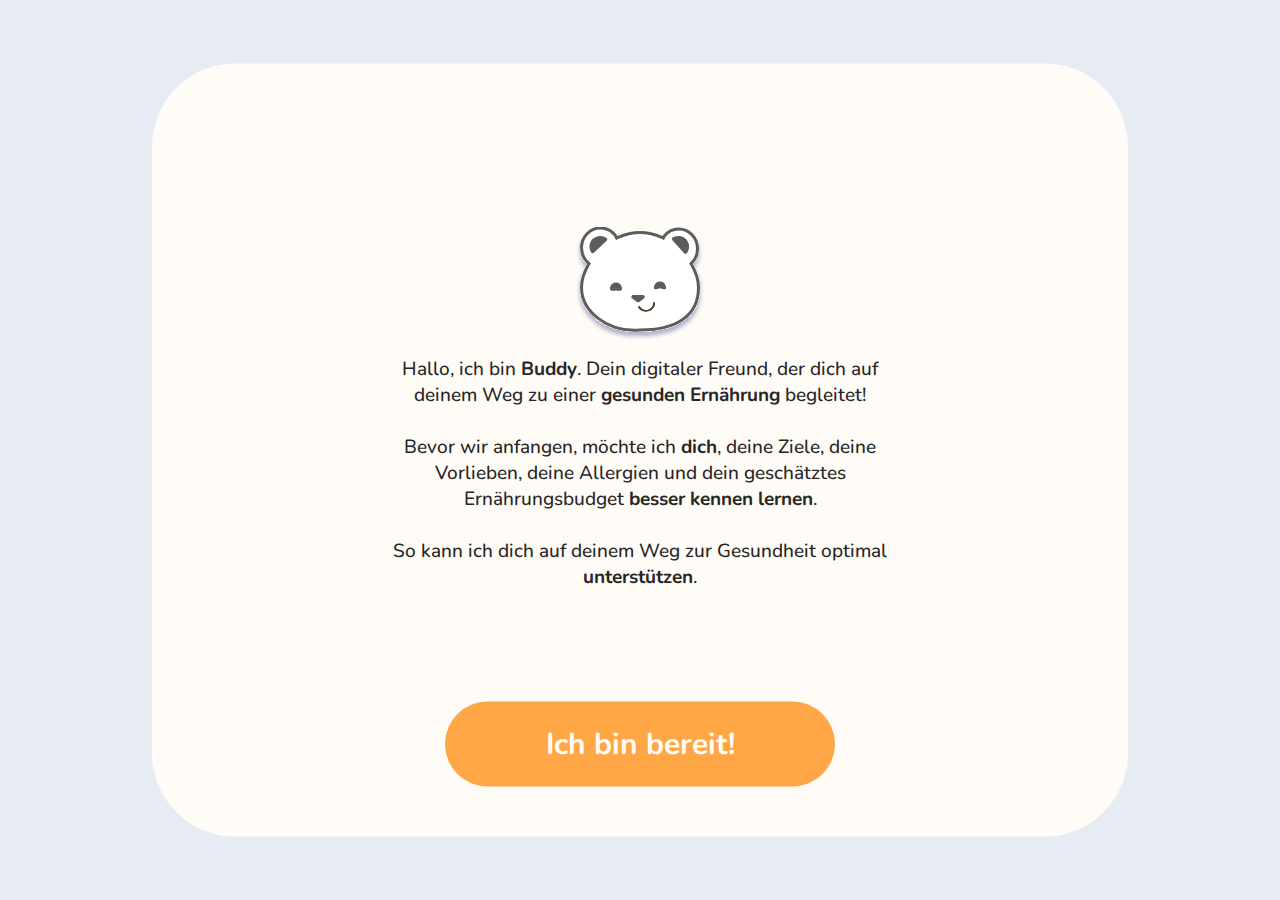
<file: index.html>
<!DOCTYPE html>
<html lang="de">
  <head>
    <meta charset="UTF-8" />
    <meta name="viewport" content="width=device-width, initial-scale=1.0" />
    <title>Onboarding</title>
    <link rel="stylesheet" href="css/onboardingPages.css" />
  </head>
  <body>
    <div class="onboarding-container">
      <div class="contents">
        <img src="icons/our-buddy.svg" alt="" class="buddy" />
        <div class="explanation buddy-screen">
          <p>
            Hallo, ich bin <strong>Buddy</strong>. Dein digitaler Freund, der
            dich auf deinem Weg zu einer
            <strong>gesunden Ernährung</strong> begleitet!
          </p>
          <p>
            Bevor wir anfangen, möchte ich <strong>dich</strong>, deine Ziele,
            deine Vorlieben, deine Allergien und dein geschätztes
            Ernährungsbudget <strong>besser kennen lernen</strong>.
          </p>
          <p>
            So kann ich dich auf deinem Weg zur Gesundheit optimal
            <strong>unterstützen</strong>.
          </p>
        </div>
      </div>

      <a href="onboarding-first-why.html" class="onboarding-button"
        >Ich bin bereit!</a
      >
    </div>
  </body>
</html>
</file>
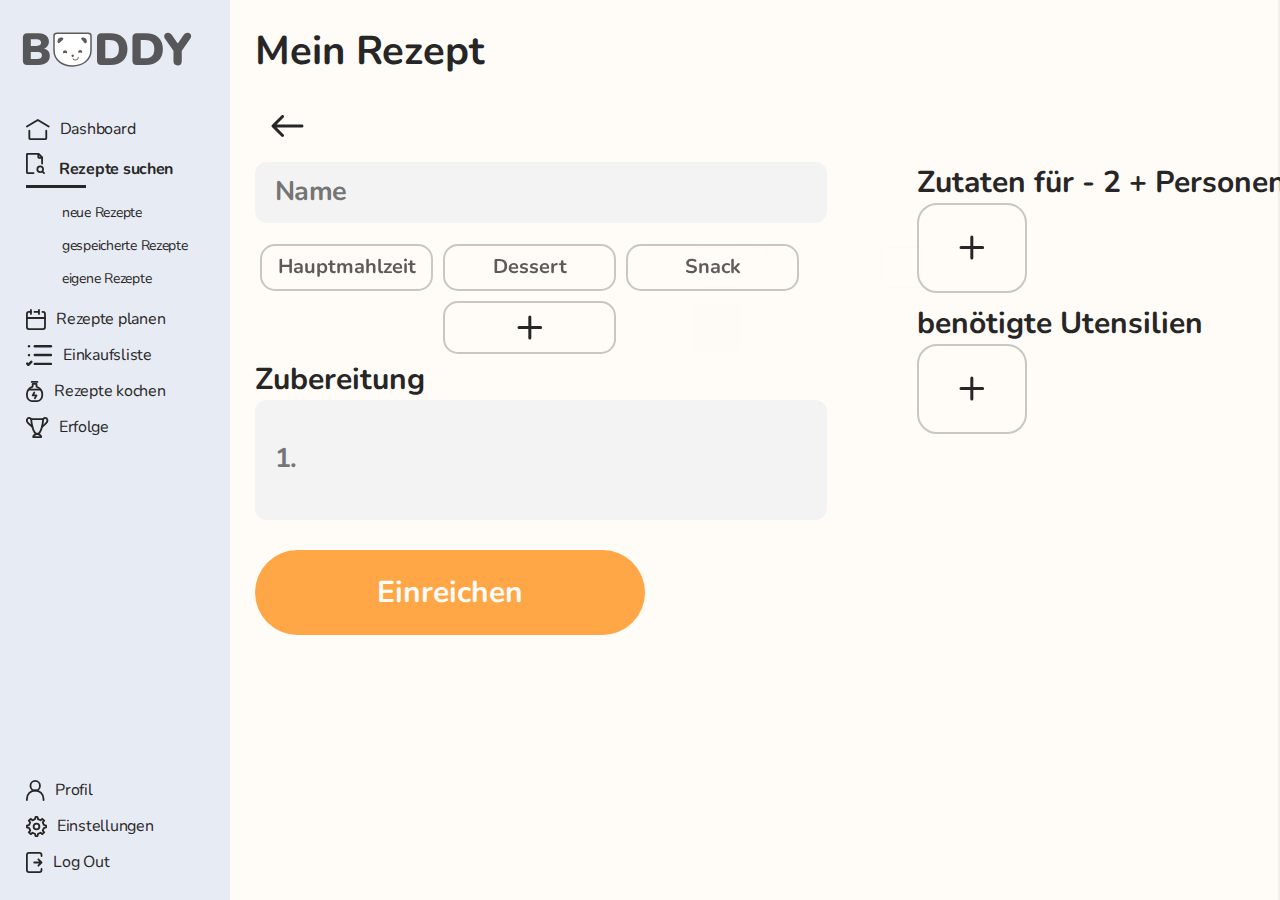
<file: addRecipe.html>
<!DOCTYPE html>
<html lang="de">
  <head>
    <meta charset="UTF-8" />
    <meta name="viewport" content="width=device-width, initial-scale=1.0" />
    <title>Rezept hinzufügen</title>
    <link rel="stylesheet" href="css/addRecipe.css" />
  </head>

  <body>
    <div class="wholeContent">
      <nav></nav>
      <main class="add-recipe" id="main">
        <h1>Mein Rezept</h1>
        <div class="space-around-button">
          <button onclick="backToSearchPage()" class="iconbutton back-button">
            <img src="icons/org/org-arrow-with-line.svg" alt="back button" />
          </button>
        </div>
        <div class="add-recipe-contents">
          <div class="recipe-input">
            <input type="text" placeholder="Name" />
            <ul class="choices">
              <li>
                <input type="checkbox" id="main" name="choice" />
                <label for="main">Hauptmahlzeit</label>
              </li>
              <li>
                <input type="checkbox" id="dessert" name="choice" />
                <label for="dessert">Dessert</label>
              </li>
              <li>
                <input type="checkbox" id="snack" name="choice" />
                <label for="snack">Snack</label>
              </li>
              <li></li>
              <li>
                <input type="checkbox" id="plus" name="choice" disabled="" />
                <label for="plus"
                  ><svg
                    width="26"
                    height="25"
                    viewBox="0 0 26 25"
                    fill="none"
                    xmlns="http://www.w3.org/2000/svg"
                  >
                    <path
                      d="M2 12.5H12.8224ZM23.6447 12.5H12.8224ZM12.8224 12.5V2ZM12.8224 12.5V23Z"
                      fill="#FFDABA"
                    />
                    <path
                      d="M2 12.5H12.8224M12.8224 12.5H23.6447M12.8224 12.5V2M12.8224 12.5V23"
                      stroke="#272626"
                      stroke-width="3"
                      stroke-linecap="round"
                      stroke-linejoin="round"
                    />
                  </svg>
                </label>
              </li>
            </ul>
            <h2>Zubereitung</h2>
            <input type="text" placeholder="1." class="meal-prep" />
          </div>
          <div class="add-elements">
            <h2>Zutaten für - 2 + Personen</h2>
            <span class="plus"
              ><svg
                width="26"
                height="25"
                viewBox="0 0 26 25"
                fill="none"
                xmlns="http://www.w3.org/2000/svg"
              >
                <path
                  d="M2 12.5H12.8224ZM23.6447 12.5H12.8224ZM12.8224 12.5V2ZM12.8224 12.5V23Z"
                  fill="#FFDABA"
                />
                <path
                  d="M2 12.5H12.8224M12.8224 12.5H23.6447M12.8224 12.5V2M12.8224 12.5V23"
                  stroke="#272626"
                  stroke-width="3"
                  stroke-linecap="round"
                  stroke-linejoin="round"
                />
              </svg>
            </span>
            <h2>benötigte Utensilien</h2>
            <span class="plus"
              ><svg
                width="26"
                height="25"
                viewBox="0 0 26 25"
                fill="none"
                xmlns="http://www.w3.org/2000/svg"
              >
                <path
                  d="M2 12.5H12.8224ZM23.6447 12.5H12.8224ZM12.8224 12.5V2ZM12.8224 12.5V23Z"
                  fill="#FFDABA"
                />
                <path
                  d="M2 12.5H12.8224M12.8224 12.5H23.6447M12.8224 12.5V2M12.8224 12.5V23"
                  stroke="#272626"
                  stroke-width="3"
                  stroke-linecap="round"
                  stroke-linejoin="round"
                />
              </svg>
            </span>
          </div>
        </div>
        <a
          href=""
          onclick="alert('This button is currently under development.')"
          class="add-description-button"
          >Einreichen</a
        >
      </main>
    </div>
    <script src="js/recipePage.js"></script>
    <script src="js/nav.js"></script>
  </body>
</html>
</file>
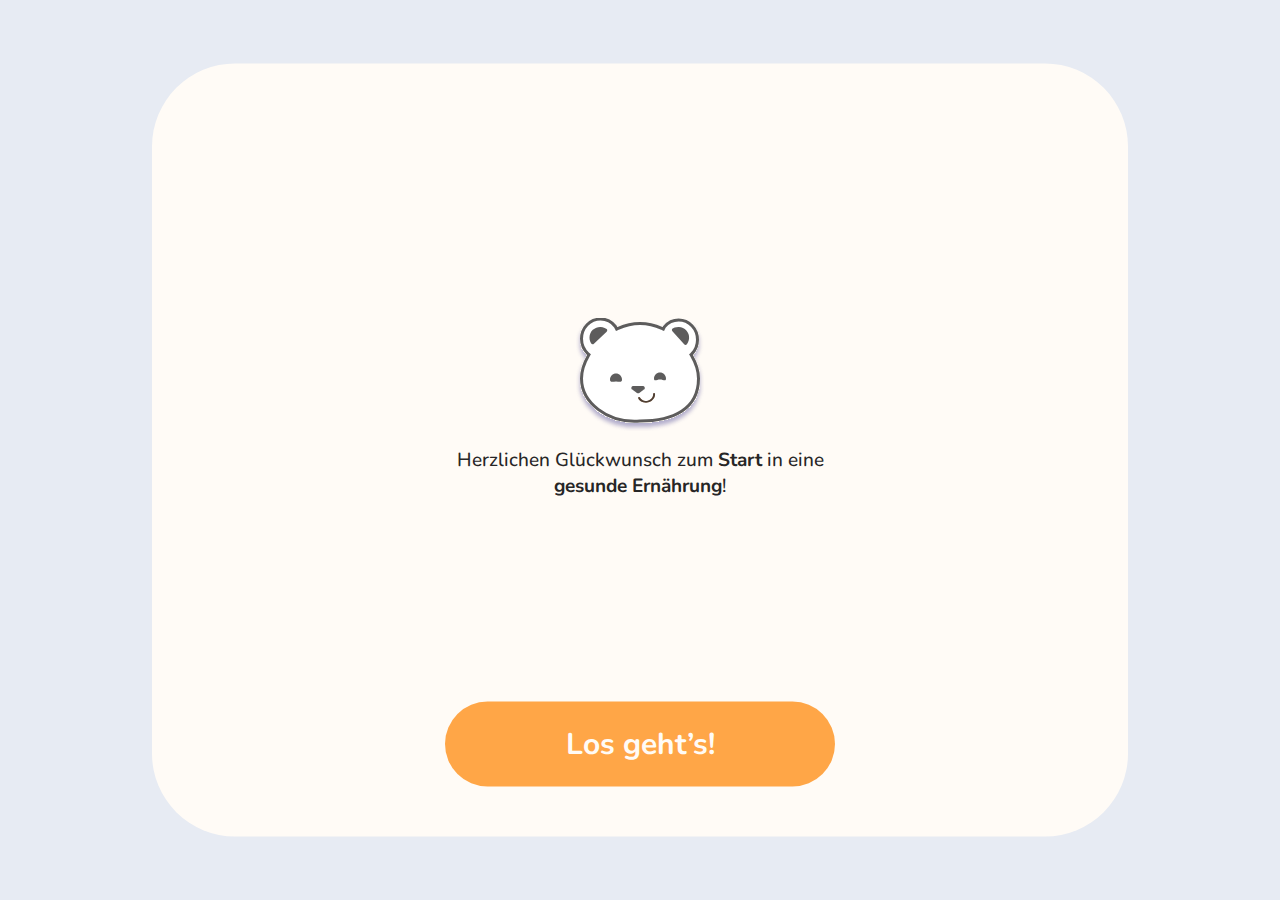
<file: onboarding-closing-welcome.html>
<!DOCTYPE html>
<html lang="de">
  <head>
    <meta charset="UTF-8" />
    <meta name="viewport" content="width=device-width, initial-scale=1.0" />
    <title>Onboarding</title>
    <link rel="stylesheet" href="css/onboardingPages.css" />
  </head>
  <body>
    <div class="onboarding-container">
      <div class="contents">
        <img src="icons/our-buddy.svg" alt="" class="buddy" />
        <div class="explanation buddy-welcome">
          <p>
            Herzlichen Glückwunsch zum <strong>Start</strong> in eine
            <strong>gesunde Ernährung</strong>!
          </p>
        </div>
      </div>

      <a href="searchRecipes.html" class="onboarding-button">Los geht’s!</a>
    </div>
  </body>
</html>
</file>
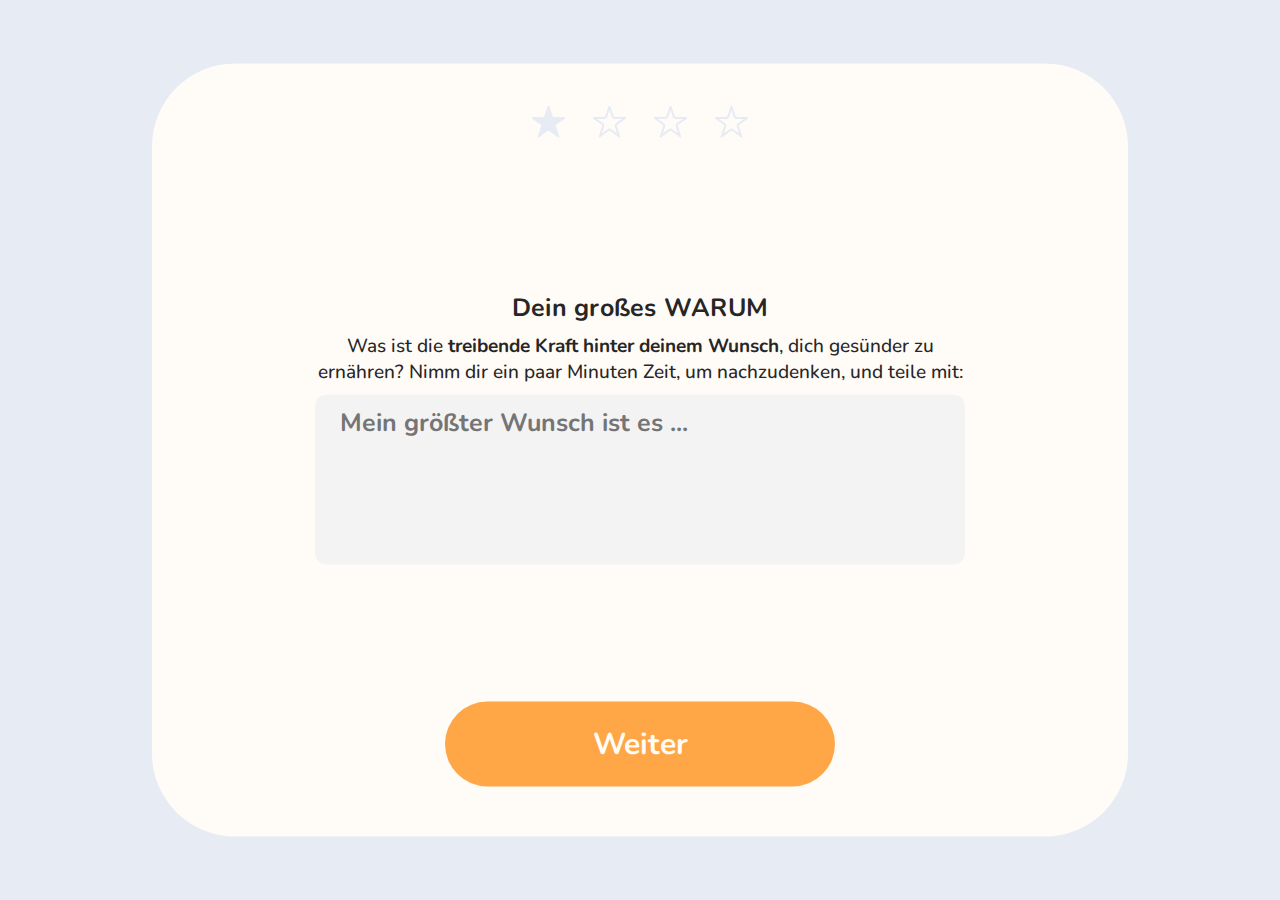
<file: onboarding-first-why.html>
<!DOCTYPE html>
<html lang="de">
  <head>
    <meta charset="UTF-8" />
    <meta name="viewport" content="width=device-width, initial-scale=1.0" />
    <title>Onboarding</title>
    <link rel="stylesheet" href="css/onboardingPages.css" />
  </head>
  <body>
    <div class="onboarding-container">
      <div class="progress-stars">
        <img
          src="icons/org/org-progress-star-filled.svg"
          alt="progress star"
          class="star-filled"
        />
        <img
          src="icons/org/org-progress-star-not-filled.svg"
          alt="progress star"
          class="star-filled"
        />
        <img
          src="icons/org/org-progress-star-not-filled.svg"
          alt="progress star"
          class="star-filled"
        />
        <img
          src="icons/org/org-progress-star-not-filled.svg"
          alt="progress star"
          class="star-filled"
        />
      </div>
      <div class="contents">
        <h1 class="onboarding-title">Dein großes WARUM</h1>
        <div class="explanation screen-one">
          <p>
            Was ist die <strong>treibende Kraft hinter deinem Wunsch</strong>,
            dich gesünder zu ernähren? Nimm dir ein paar Minuten Zeit, um
            nachzudenken, und teile mit:
          </p>
        </div>
        <textarea
          name=""
          id=""
          cols="30"
          rows="10"
          placeholder="Mein größter Wunsch ist es ..."
        ></textarea>
      </div>

      <a href="onboarding-second-allergies.html" class="onboarding-button"
        >Weiter</a
      >
    </div>
  </body>
</html>
</file>
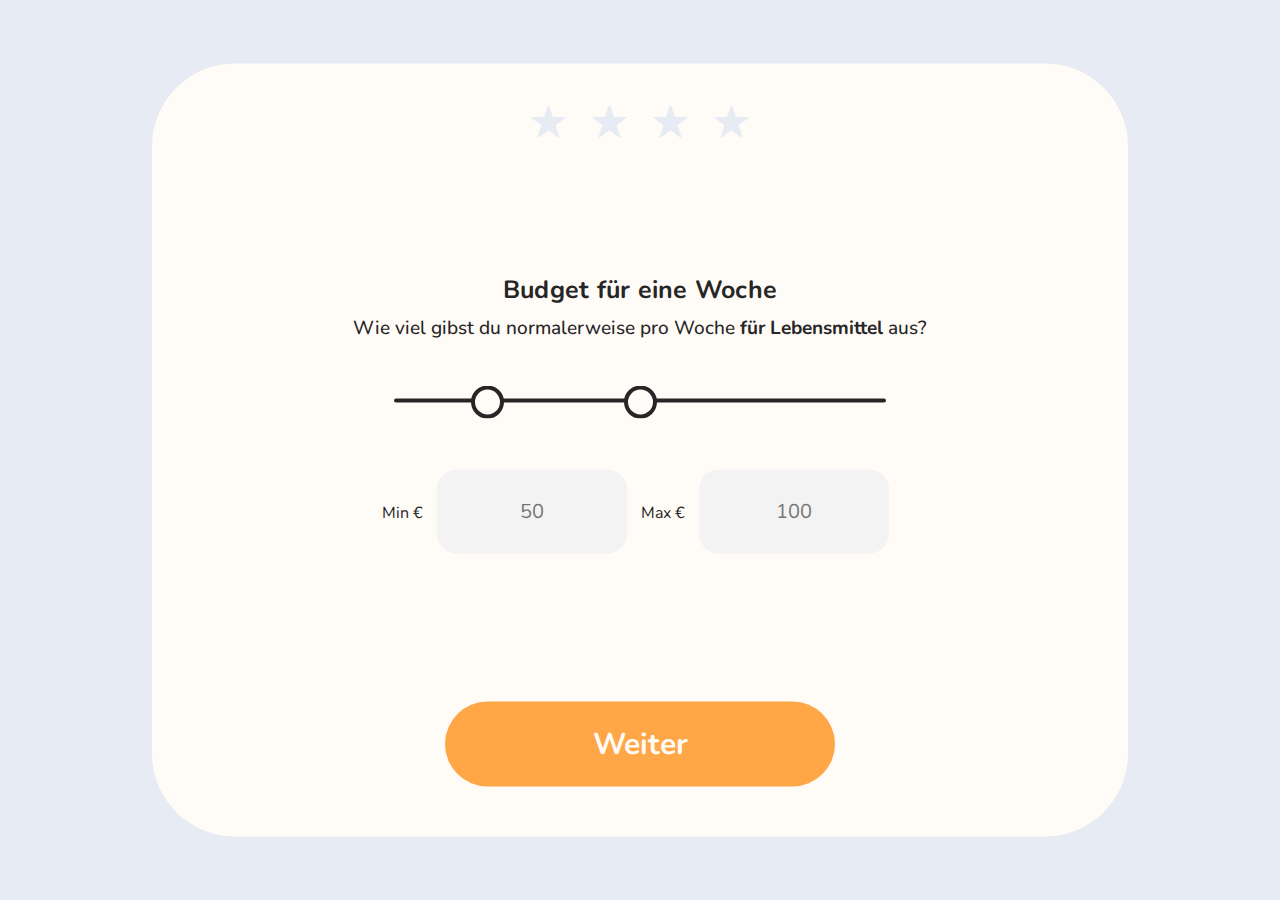
<file: onboarding-fourth-budget.html>
<!DOCTYPE html>
<html lang="de">
  <head>
    <meta charset="UTF-8" />
    <meta name="viewport" content="width=device-width, initial-scale=1.0" />
    <title>Onboarding</title>
    <link rel="stylesheet" href="css/onboardingPages.css" />
  </head>
  <body>
    <div class="onboarding-container">
      <div class="progress-stars">
        <img
          src="icons/org/org-progress-star-filled.svg"
          alt="progress star"
          class="star-filled"
        />
        <img
          src="icons/org/org-progress-star-filled.svg"
          alt="progress star"
          class="star-filled"
        />
        <img
          src="icons/org/org-progress-star-filled.svg"
          alt="progress star"
          class="star-filled"
        />
        <img
          src="icons/org/org-progress-star-filled.svg"
          alt="progress star"
          class="star-filled"
        />
      </div>
      <div class="contents">
        <h1 class="onboarding-title">Budget für eine Woche</h1>
        <div class="explanation screen-four">
          <p>
            Wie viel gibst du normalerweise pro Woche
            <strong>für Lebensmittel</strong> aus?
          </p>
        </div>
        <div class="budget-line">
          <img
            src="icons/org/org-budget-range.svg"
            alt="budget line"
            class=""
          />
        </div>
        <div class="budget-numbers">
          <span>Min €</span>
          <input type="text" name="" id="" placeholder="50" />
          <span>Max €</span>
          <input type="text" name="" id="" placeholder="100" />
        </div>
      </div>
      <a href="onboarding-closing-welcome.html" class="onboarding-button"
        >Weiter</a
      >
    </div>
  </body>
</html>
</file>
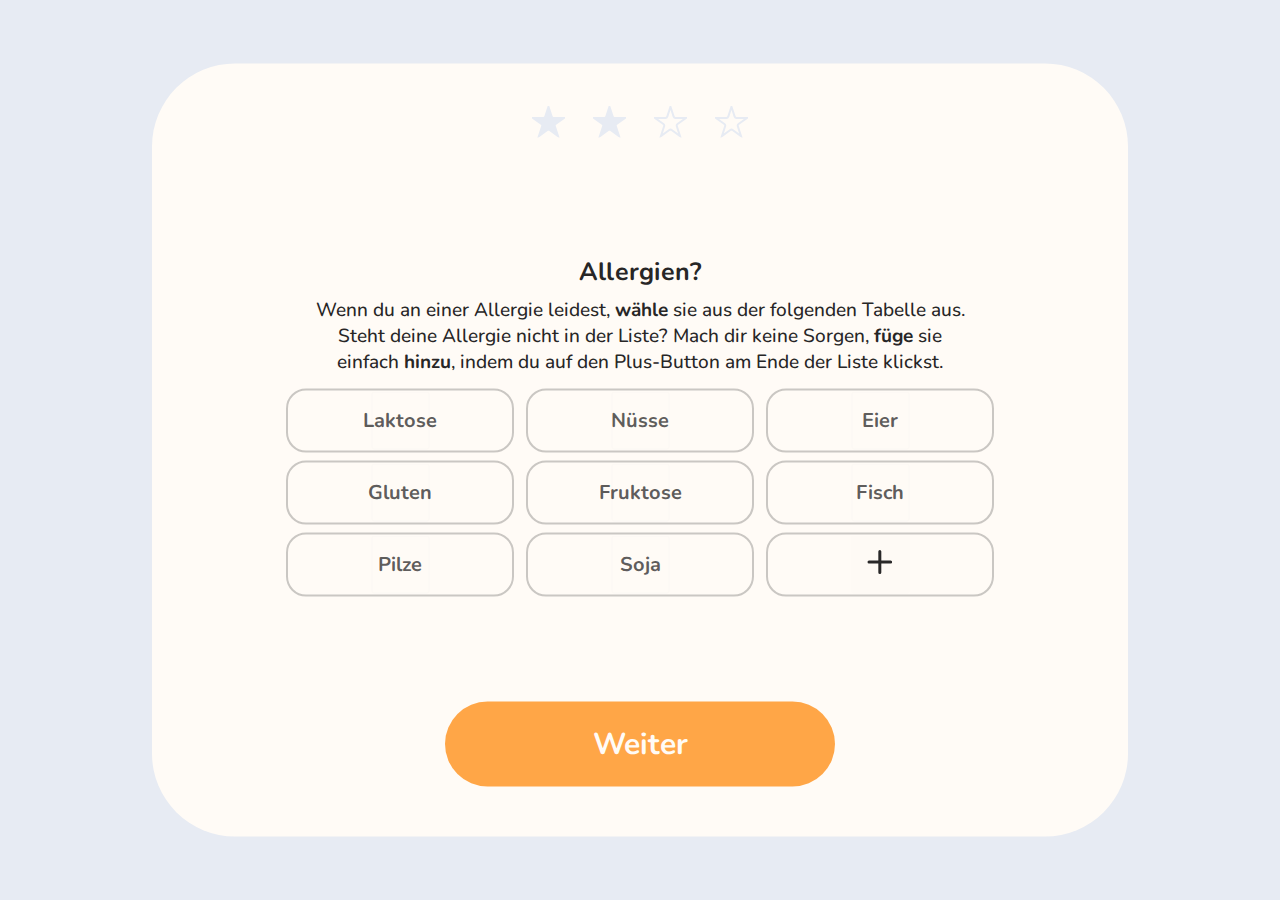
<file: onboarding-second-allergies.html>
<!DOCTYPE html>
<html lang="de">
  <head>
    <meta charset="UTF-8" />
    <meta name="viewport" content="width=device-width, initial-scale=1.0" />
    <title>Onboarding</title>
    <link rel="stylesheet" href="css/onboardingPages.css" />
  </head>
  <body>
    <div class="onboarding-container">
      <div class="progress-stars">
        <img
          src="icons/org/org-progress-star-filled.svg"
          alt="progress star"
          class="star-filled"
        />
        <img
          src="icons/org/org-progress-star-filled.svg"
          alt="progress star"
          class="star-filled"
        />
        <img
          src="icons/org/org-progress-star-not-filled.svg"
          alt="progress star"
          class="star-filled"
        />
        <img
          src="icons/org/org-progress-star-not-filled.svg"
          alt="progress star"
          class="star-filled"
        />
      </div>
      <div class="contents">
        <h1 class="onboarding-title">Allergien?</h1>
        <div class="explanation screen-two">
          <p>
            Wenn du an einer Allergie leidest, <strong>wähle</strong> sie aus
            der folgenden Tabelle aus. Steht deine Allergie nicht in der Liste?
            Mach dir keine Sorgen, <strong>füge</strong> sie einfach
            <strong>hinzu</strong>, indem du auf den Plus-Button am Ende der
            Liste klickst.
          </p>
        </div>
        <ul class="choices">
          <li>
            <input type="checkbox" id="milk" name="choice" />
            <label for="milk">Laktose</label>
          </li>
          <li>
            <input type="checkbox" id="nuts" name="choice" />
            <label for="nuts">Nüsse</label>
          </li>
          <li>
            <input type="checkbox" id="eggs" name="choice" />
            <label for="eggs">Eier</label>
          </li>
          <li>
            <input type="checkbox" id="gluten" name="choice" />
            <label for="gluten">Gluten</label>
          </li>
          <li>
            <input type="checkbox" id="fructose" name="choice" />
            <label for="fructose">Fruktose</label>
          </li>
          <li>
            <input type="checkbox" id="fish" name="choice" />
            <label for="fish">Fisch</label>
          </li>
          <li>
            <input type="checkbox" id="mushrooms" name="choice" />
            <label for="mushrooms">Pilze</label>
          </li>
          <li>
            <input type="checkbox" id="soy" name="choice" />
            <label for="soy">Soja</label>
          </li>
          <li>
            <input type="checkbox" id="plus" name="choice" disabled="" />
            <label for="plus"
              ><svg
                width="26"
                height="25"
                viewBox="0 0 26 25"
                fill="none"
                xmlns="http://www.w3.org/2000/svg"
              >
                <path
                  d="M2 12.5H12.8224ZM23.6447 12.5H12.8224ZM12.8224 12.5V2ZM12.8224 12.5V23Z"
                  fill="#FFDABA"
                />
                <path
                  d="M2 12.5H12.8224M12.8224 12.5H23.6447M12.8224 12.5V2M12.8224 12.5V23"
                  stroke="#272626"
                  stroke-width="3"
                  stroke-linecap="round"
                  stroke-linejoin="round"
                />
              </svg>
            </label>
          </li>
        </ul>
      </div>
      <a href="onboarding-third-diet.html" class="onboarding-button">Weiter</a>
    </div>
  </body>
</html>
</file>
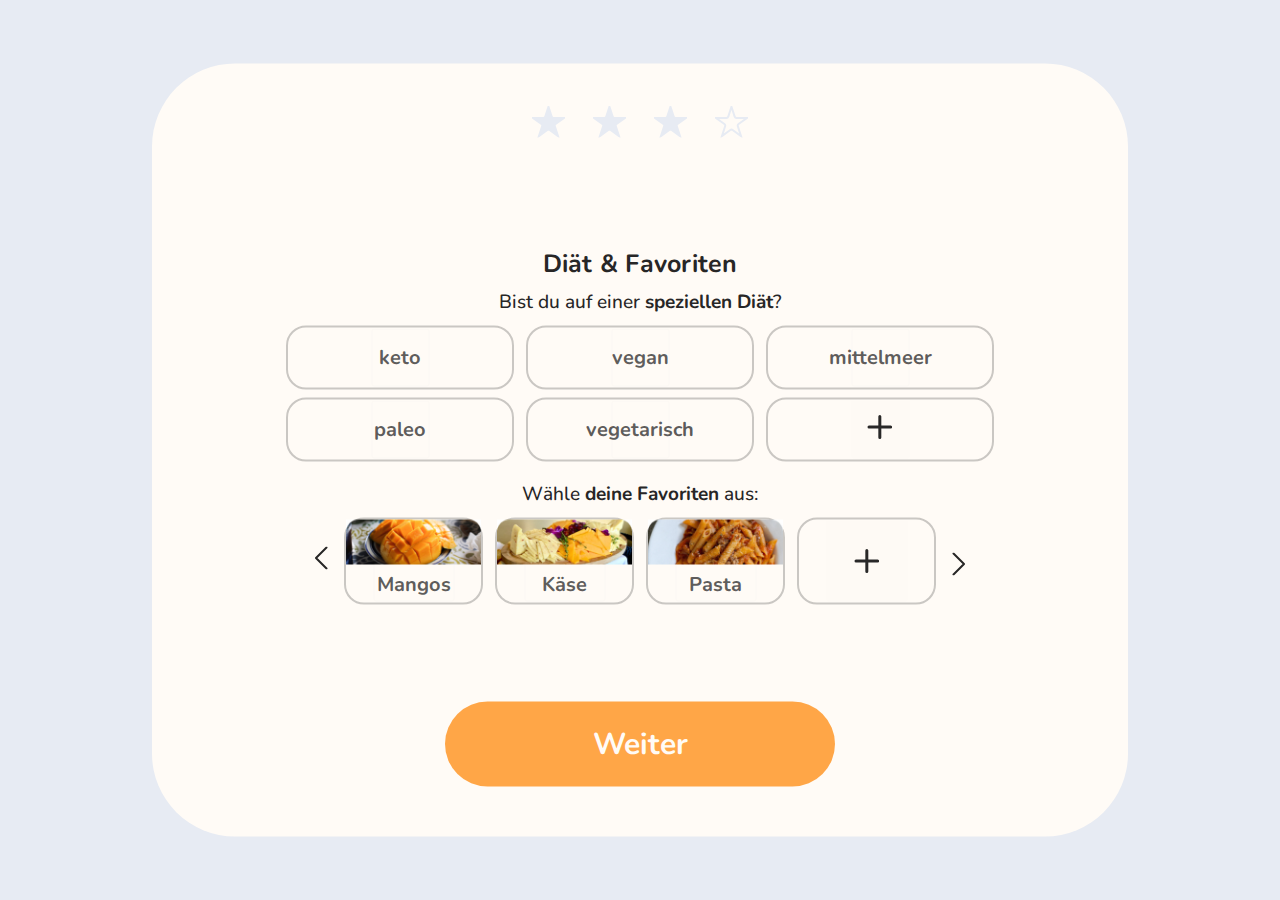
<file: onboarding-third-diet.html>
<!DOCTYPE html>
<html lang="de">
  <head>
    <meta charset="UTF-8" />
    <meta name="viewport" content="width=device-width, initial-scale=1.0" />
    <title>Onboarding</title>
    <link rel="stylesheet" href="css/onboardingPages.css" />
  </head>
  <body>
    <div class="onboarding-container">
      <div class="progress-stars">
        <img
          src="icons/org/org-progress-star-filled.svg"
          alt="progress star"
          class="star-filled"
        />
        <img
          src="icons/org/org-progress-star-filled.svg"
          alt="progress star"
          class="star-filled"
        />
        <img
          src="icons/org/org-progress-star-filled.svg"
          alt="progress star"
          class="star-filled"
        />
        <img
          src="icons/org/org-progress-star-not-filled.svg"
          alt="progress star"
          class="star-filled"
        />
      </div>
      <div class="contents">
        <h1 class="onboarding-title">Diät & Favoriten</h1>
        <div class="explanation screen-three">
          <p>Bist du auf einer <strong>speziellen Diät</strong>?</p>
        </div>
        <ul class="choices">
          <li>
            <input type="checkbox" id="keto" name="choice" />
            <label for="keto">keto</label>
          </li>
          <li>
            <input type="checkbox" id="vegan" name="choice" />
            <label for="vegan">vegan</label>
          </li>
          <li>
            <input type="checkbox" id="medit" name="choice" />
            <label for="medit">mittelmeer</label>
          </li>
          <li>
            <input type="checkbox" id="paleo" name="choice" />
            <label for="paleo">paleo</label>
          </li>
          <li>
            <input type="checkbox" id="veg" name="choice" />
            <label for="veg">vegetarisch</label>
          </li>
          <li>
            <input type="checkbox" id="plus" name="choice" disabled="" />
            <label for="plus"
              ><svg
                width="26"
                height="25"
                viewBox="0 0 26 25"
                fill="none"
                xmlns="http://www.w3.org/2000/svg"
              >
                <path
                  d="M2 12.5H12.8224ZM23.6447 12.5H12.8224ZM12.8224 12.5V2ZM12.8224 12.5V23Z"
                  fill="#FFDABA"
                />
                <path
                  d="M2 12.5H12.8224M12.8224 12.5H23.6447M12.8224 12.5V2M12.8224 12.5V23"
                  stroke="#272626"
                  stroke-width="3"
                  stroke-linecap="round"
                  stroke-linejoin="round"
                />
              </svg>
            </label>
          </li>
        </ul>
        <div class="explanation screen-three">
          <p>Wähle <strong>deine Favoriten</strong> aus:</p>
        </div>
        <div class="favourites">
          <div class="left-arrow">
            <svg
              width="13"
              height="23"
              viewBox="0 0 13 23"
              fill="none"
              xmlns="http://www.w3.org/2000/svg"
            >
              <path
                d="M11.5 1L1 11.5L11.5 22"
                stroke="#272626"
                stroke-width="2"
                stroke-linecap="round"
                stroke-linejoin="round"
              />
            </svg>
          </div>
          <ul class="choices favourites-contents">
            <li>
              <input type="checkbox" id="mangos" name="choice" />
              <label for="mangos"
                ><img src="img/mangos.jpg" alt="mangos" /> Mangos</label
              >
            </li>
            <li>
              <input type="checkbox" id="cheese" name="choice" />
              <label for="cheese"
                ><img src="img/cheese.jpg" alt="cheese" /> Käse</label
              >
            </li>
            <li>
              <input type="checkbox" id="pasta" name="choice" />
              <label for="pasta"
                ><img src="img/pasta.jpg" alt="pasta" /> Pasta</label
              >
            </li>
            <li>
              <input type="checkbox" id="plus" name="choice" disabled="" />
              <label for="plus" class="plus-label"
                ><svg
                  width="26"
                  height="25"
                  viewBox="0 0 26 25"
                  fill="none"
                  xmlns="http://www.w3.org/2000/svg"
                >
                  <path
                    d="M2 12.5H12.8224ZM23.6447 12.5H12.8224ZM12.8224 12.5V2ZM12.8224 12.5V23Z"
                    fill="#FFDABA"
                  />
                  <path
                    d="M2 12.5H12.8224M12.8224 12.5H23.6447M12.8224 12.5V2M12.8224 12.5V23"
                    stroke="#272626"
                    stroke-width="3"
                    stroke-linecap="round"
                    stroke-linejoin="round"
                  />
                </svg>
              </label>
            </li>
          </ul>
          <div class="right-arrow">
            <svg
              width="13"
              height="23"
              viewBox="0 0 13 23"
              fill="none"
              xmlns="http://www.w3.org/2000/svg"
            >
              <path
                d="M11.5 1L1 11.5L11.5 22"
                stroke="#272626"
                stroke-width="2"
                stroke-linecap="round"
                stroke-linejoin="round"
              />
            </svg>
          </div>
        </div>
      </div>
      <a href="onboarding-fourth-budget.html" class="onboarding-button"
        >Weiter</a
      >
    </div>
  </body>
</html>
</file>
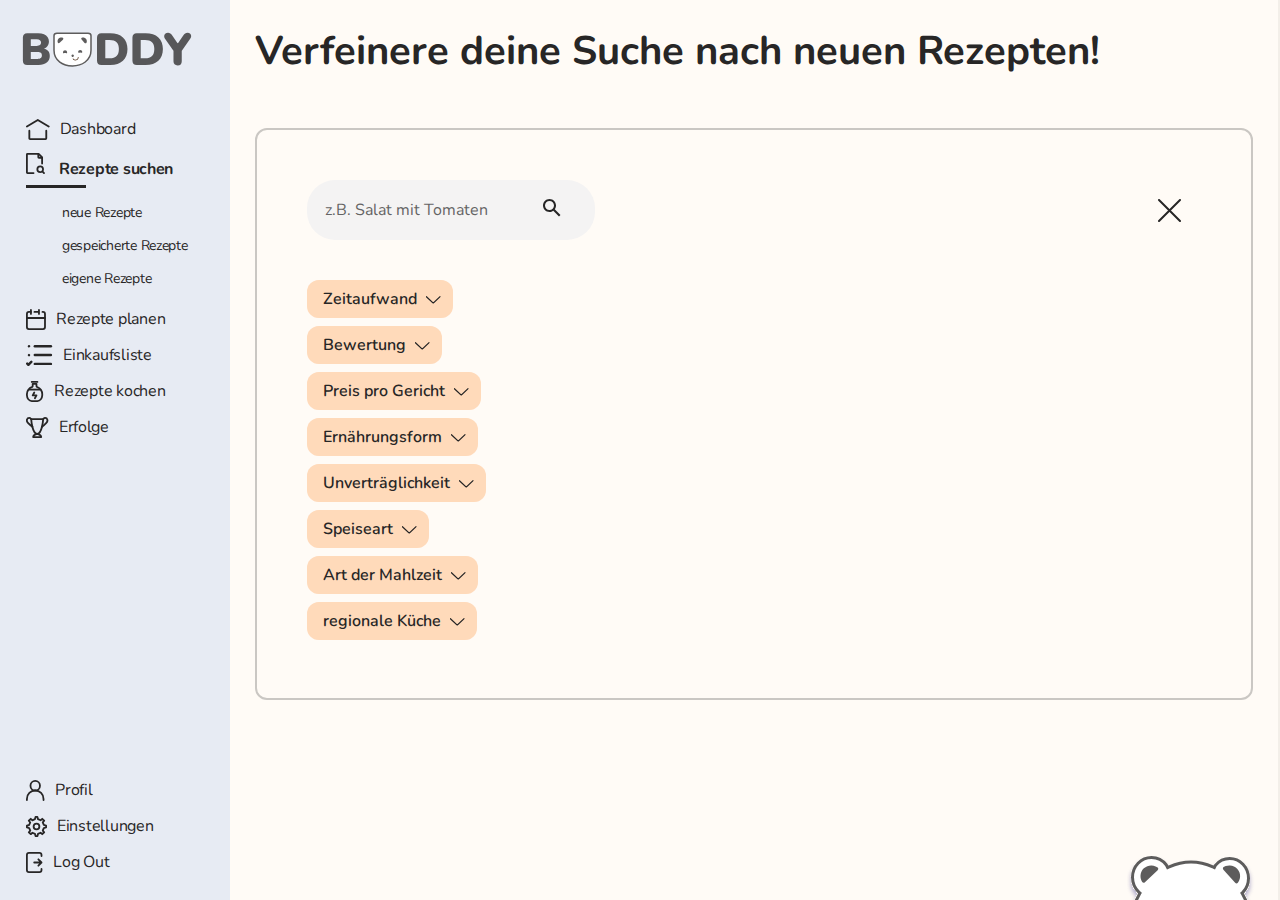
<file: searchingPage.html>
<!DOCTYPE html>
<html lang="en">
  <head>
    <meta charset="UTF-8" />
    <meta name="viewport" content="width=device-width, initial-scale=1.0" />
    <link rel="stylesheet" href="css/searchingPage.css" />
    <title>Rezept Suche</title>
  </head>
  <body>
    <div class="wholeContent">
      <nav></nav>
      <main id="main">
        <div class="buddy-container">
          <img
            onmouseover="buddysMessage('buddysMessage')"
            id="buddy"
            src="icons/our-buddy.svg"
            alt="Buddy"
          />
          <div id="buddysMessage">
            <p class="messagetext">
              Ich empfehle dir für nächste Woche die Tagliatelle mit
              Zitronen-Basilikum-Sauce einzuplanen. Das Rezept hat super
              Bewertungen!
            </p>
          </div>
        </div>

        <h1>Verfeinere deine Suche nach neuen Rezepten!</h1>

        <div class="search-container">
          <div class="search-header">
            <form class="searchbar">
              <input type="search" placeholder="z.B. Salat mit Tomaten" />
              <button type="submit"></button>
            </form>
            <button
              onclick="backToSearchPage()"
              class="iconbutton close-button"
            >
              <img src="icons/org/org-close.svg" alt="close button" />
            </button>
          </div>

          <div id="chip-container"></div>
        </div>
      </main>
      <script src="js/nav.js"></script>
      <script src="js/searchingPage.js"></script>
    </div>
  </body>
</html>
</file>
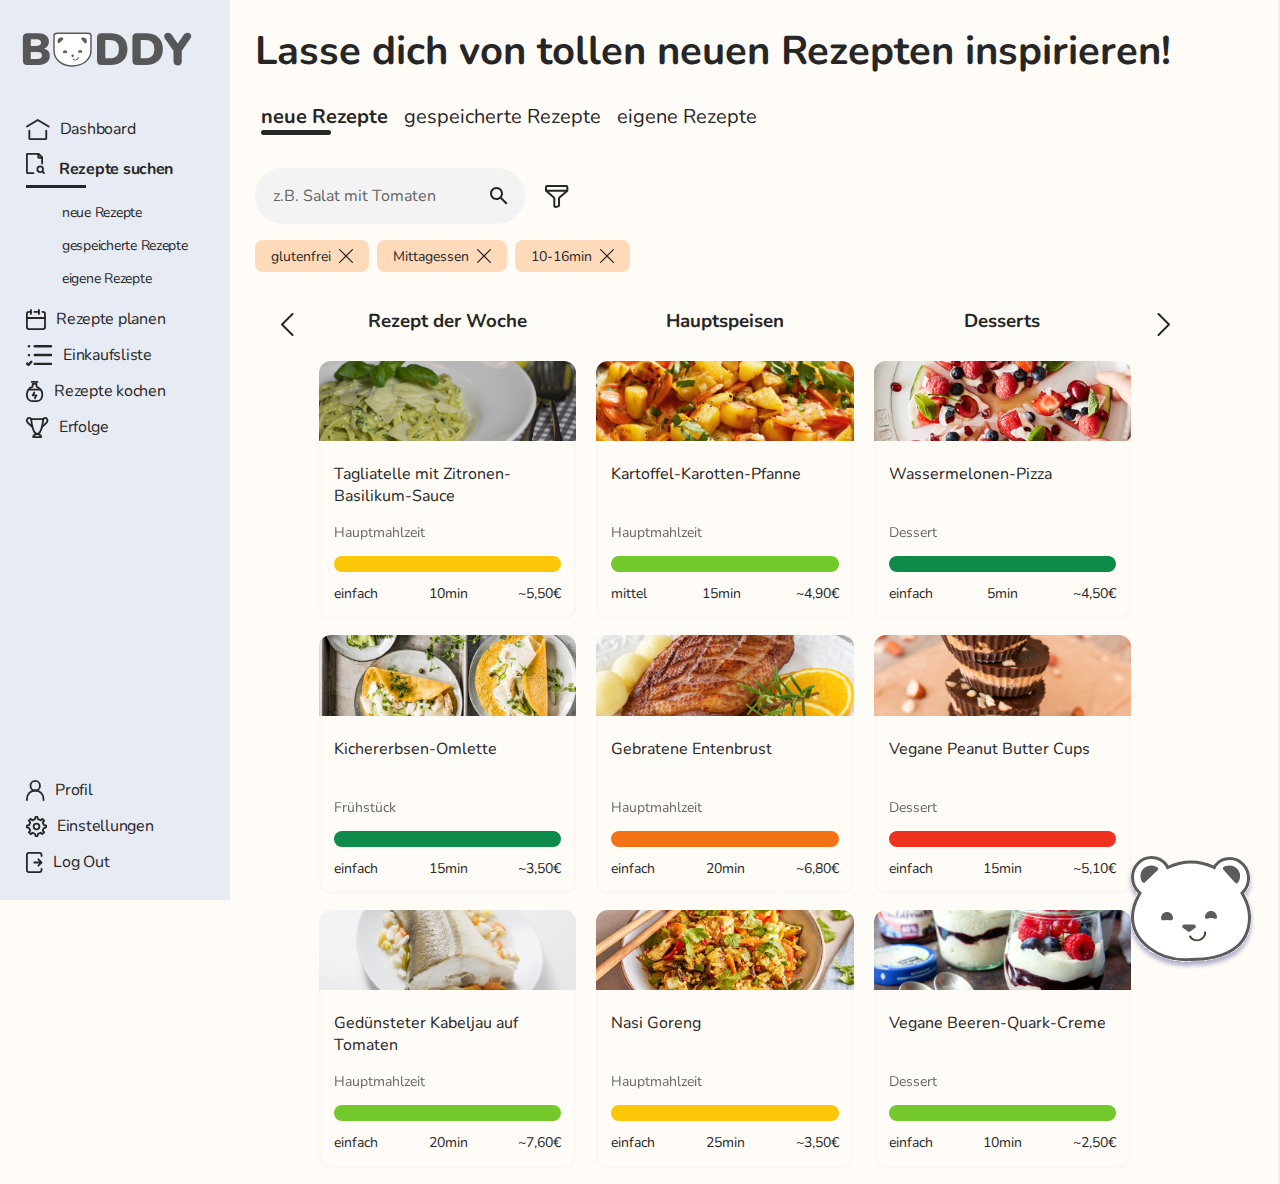
<file: searchRecipes.html>
<!DOCTYPE html>
<html lang="de">
  <head>
    <meta charset="UTF-8" />
    <meta name="viewport" content="width=device-width, initial-scale=1.0" />
    <title>Rezept suchen</title>
    <link rel="stylesheet" href="css/searchRecipes.css" />
  </head>

  <body>
    <div class="wholeContent">
      <nav></nav>
      <main id="main">
        <div class="buddy-container">
          <img
            onmouseover="buddysMessage('buddysMessage')"
            id="buddy"
            src="icons/our-buddy.svg"
            alt="Buddy"
          />
          <div id="buddysMessage">
            <p class="messagetext">
              Ich empfehle dir für nächste Woche die Tagliatelle mit
              Zitronen-Basilikum-Sauce einzuplanen. Das Rezept hat super
              Bewertungen!
            </p>
          </div>
        </div>
        <div class="sticky">
          <h1 id="newRecipesHeadline" class="tabcontent">
            Lasse dich von tollen neuen Rezepten inspirieren!
          </h1>
          <h1
            id="savedRecipesHeadline"
            class="tabcontent"
            style="display: none"
          >
            Hier findest du all deine gespeicherten Rezepte!
          </h1>
          <h1 id="ownRecipesHeadline" class="tabcontent" style="display: none">
            Mache deine eigenen Rezepte gesünder!
          </h1>

          <div class="tab">
            <button
              class="tablinks active"
              onclick="tabElement(event, 'newRecipes')"
            >
              neue Rezepte
              <div id="newRecipe"></div>
            </button>
            <button
              class="tablinks"
              onclick="tabElement(event, 'savedRecipes')"
            >
              gespeicherte Rezepte
              <div id="savedRecipe"></div>
            </button>
            <button class="tablinks" onclick="tabElement(event, 'ownRecipes')">
              eigene Rezepte
              <div id="ownRecipe"></div>
            </button>
          </div>

          <div class="search">
            <div class="searchandfilter">
              <form onsubmit="handleSearchSubmit(event)" class="searchbar">
                <input type="search" placeholder="z.B. Salat mit Tomaten" />
                <button type="submit"></button>
              </form>
              <button
                onclick="window.location.href='searchingPage.html?searchTerm=';"
                class="iconbutton"
              >
                <img src="icons/org/org-search-filters.svg" alt="filter" />
              </button>
            </div>

            <div class="chipinline">
              <div class="chip">
                glutenfrei
                <span
                  class="closebutton"
                  onclick="this.parentElement.style.display='none'"
                  ><img src="icons/org/org-close.svg" alt="closeButton" />
                </span>
              </div>

              <div class="chip">
                Mittagessen
                <span
                  class="closebutton"
                  onclick="this.parentElement.style.display='none'"
                  ><img src="icons/org/org-close.svg" alt="closeButton" />
                </span>
              </div>

              <div class="chip">
                10-16min
                <span
                  class="closebutton"
                  onclick="this.parentElement.style.display='none'"
                  ><img src="icons/org/org-close.svg" alt="closeButton" />
                </span>
              </div>
            </div>
          </div>
        </div>

        <div id="newRecipes" class="tabcontent container-wraper">
          <button
            onclick="alert('This button is currently under development.')"
            class="arrow-Button iconbutton"
          >
            <img src="icons/org/org-arrow-without-line.svg" alt="arrowLeft" />
          </button>

          <div class="recipes-overview-container">
            <div id="recipeOfTheWeek" class="recipes-categories">
              <h3>Rezept der Woche</h3>
            </div>

            <div id="mainCourses" class="recipes-categories">
              <h3>Hauptspeisen</h3>
            </div>

            <div id="desserts" class="recipes-categories">
              <h3>Desserts</h3>
            </div>
          </div>

          <button
            onclick="alert('This button is currently under development.')"
            class="arrow-Button iconbutton"
          >
            <img
              class="rotate"
              src="icons/org/org-arrow-without-line.svg"
              alt="arrowLeft"
            />
          </button>
        </div>

        <div id="savedRecipes" class="tabcontent">
          Hier wird in Kürze Content stehen.
        </div>

        <div id="ownRecipes" class="tabcontent container-wraper">
          <button
            onclick="alert('This button is currently under development.')"
            class="arrow-Button iconbutton"
          >
            <img src="icons/org/org-arrow-without-line.svg" alt="arrowLeft" />
          </button>

          <div class="recipes-overview-container">
            <div id="mainCourses2" class="recipes-categories">
              <h3>Hauptspeisen</h3>
              <button onclick="goToAddRecipePage(event)" class="addingRecipe">
                <img src="icons/org/org-plus.svg" alt="plus icon" />
              </button>
            </div>

            <div id="desserts2" class="recipes-categories">
              <h3>Desserts</h3>
              <button onclick="goToAddRecipePage(event)" class="addingRecipe">
                <img src="icons/org/org-plus.svg" alt="plus icon" />
              </button>
            </div>

            <div id="snacks" class="recipes-categories">
              <h3>Snacks</h3>
              <button onclick="goToAddRecipePage(event)" class="addingRecipe">
                <img src="icons/org/org-plus.svg" alt="plus icon" />
              </button>
            </div>
          </div>

          <button
            onclick="alert('This button is currently under development.')"
            class="arrow-Button iconbutton"
          >
            <img
              class="rotate"
              src="icons/org/org-arrow-without-line.svg"
              alt="arrowLeft"
            />
          </button>
        </div>
      </main>
    </div>
    <script src="js/nav.js"></script>
    <script src="js/searchRecipes.js"></script>
  </body>
</html>
</file>
<file: css/onboardingPages.css>
/* colors */
/* font family */
@font-face {
  font-family: "Nunito";
  src: url(../fonts/Nunito/Nunito-VariableFont_wght.ttf) format("truetype");
}
* {
  font-family: "Nunito";
  color: #272626;
}

body {
  margin: 0;
  background: #fffbf6;
}

.wholeContent {
  max-width: 1440px;
  margin: auto;
}

nav {
  box-sizing: border-box;
  display: flex;
  flex-direction: column;
  width: 230px;
  height: 100vh;
  padding: 10px 20px 20px 20px;
  background: #e7ebf3;
  font-size: 20x;
  line-height: 150%;
  letter-spacing: -0.266px;
  position: fixed;
  z-index: 1;
  top: 0;
}
nav a {
  all: none;
  text-decoration: none;
  transition: all 200ms ease-in-out;
}
nav a img {
  display: inline-block;
  margin-right: 10px;
  height: 21px;
}
nav ul {
  list-style: none;
  padding: 0;
  margin: 0;
}
nav li {
  display: block;
  padding: 6px;
}
nav li a {
  display: block flex;
  align-items: center;
}
nav a:hover,
nav .active {
  font-weight: 700;
  padding-bottom: 8px;
  display: block;
}
nav a:hover::after,
nav .active::after {
  content: "";
  border-bottom: 3px solid;
  width: 60px;
  height: 4px;
  display: block;
}
nav .upper-nav {
  flex-grow: 1;
}
nav .buddy-nav-logo {
  margin-bottom: 20px;
}
nav .sub-list {
  padding-left: 30px;
  font-size: 14px;
  line-height: 150%;
  letter-spacing: -0.266px;
}
nav .sub-list a:hover,
nav .sub-list .sub-active {
  font-weight: 700;
  padding-bottom: 0px;
}
nav .sub-list a:hover::after {
  content: none;
}

/*
nav {
  height: 100%;
  width: 230px;
  border-left: 2px solid #fff;
  position: fixed; // Stay in place 
  z-index: 1; // Stay on top 
  top: 0; // Stay at the top 
  background-color: $C-grayblue; // Black
  overflow-x: hidden;

  @media only screen and (max-width: 900px) {
    width: 100px;
  }
}*/
#main {
  min-height: 100vh;
  margin-left: 230px;
  padding: 0 25px;
  background-color: #fffbf6;
  border-right: 2px solid #f3efe9;
  position: relative;
  /*
  @media only screen and (max-width: 945px) {
    margin-left: 100px;
  }*/
}

.buddy-container #buddy {
  z-index: 21;
  position: fixed;
  right: calc(50vw - 720px + 25px);
  bottom: 20px;
}
@media only screen and (max-width: 1440px) {
  .buddy-container #buddy {
    position: fixed;
    right: 25px;
    bottom: -70px;
  }
}
.buddy-container #buddy#buddy:hover {
  transition: all 150ms;
  transition-timing-function: cubic-bezier(0.87, -0.78, 0.12, 1.48);
  transform: translateY(100px);
  cursor: pointer;
}
@media only screen and (max-width: 1250px) {
  .buddy-container #buddy#buddy:hover {
    transition: all 150ms ease-in-out;
    position: fixed;
    right: 25px;
    bottom: 20px;
  }
}
.buddy-container #buddysMessage {
  visibility: hidden;
  z-index: 21;
  position: fixed;
  right: calc(50vw - 720px + 25px);
  bottom: 60px;
  max-width: 200px;
  height: auto;
  border-radius: 12px;
  background-color: #6661a3;
  padding: 0 16px;
}
.buddy-container #buddysMessage .messagetext {
  color: #fffbf6;
}
.buddy-container #buddysMessage#buddysMessage::before {
  content: "";
  position: absolute;
  top: 100%;
  right: 45px;
  width: 0;
  border-top: 20px solid #6661a3;
  border-left: 20px solid transparent;
  border-right: 20px solid transparent;
}

/* font-sizes */
h1 {
  margin: 0 0 24px 0;
  padding-top: 24px;
  font-size: 40px;
}

h2 {
  font-size: 30px;
  margin: 0;
}

/* seachbar styling */
.searchbar {
  color: #272626;
  display: flex;
  height: 56px;
  width: 270px;
  padding: 2px 2px 2px 16px;
  border: none;
  border-radius: 28px;
  margin: 0;
  background-color: #f4f3f3;
  transition: all 500ms cubic-bezier(0, 0, 0.58, 1);
}
.searchbar input[type=search] {
  border: none;
  outline: none;
  background: transparent;
  margin: 0;
  font-size: 16px;
  color: inherit;
  border-radius: inherit;
}
.searchbar input[type=search]::placeholder {
  color: #272626;
  opacity: 70%;
}
.searchbar input[type=search]::-webkit-search-decoration,
.searchbar input[type=search]::-webkit-search-cancel-button,
.searchbar input[type=search]::-webkit-search-results-button,
.searchbar input[type=search]::-webkit-search-results-decoration {
  -webkit-appearance: none;
}
.searchbar button[type=submit] {
  overflow: hidden;
  height: 42px;
  width: 42px;
  padding: 0;
  margin: 5px;
  border: none;
  border-radius: inherit;
  background: transparent url(../icons/org/org-search.svg) no-repeat center;
  cursor: pointer;
  transition: all 500ms cubic-bezier(0, 0, 0.58, 1);
}
.searchbar button[type=submit]:hover {
  border-radius: 26px;
  background-color: #ffdaba;
}
.searchbar.searchbar:hover {
  content: "";
  background-color: #e7ebf3;
}

/* icon button styling */
.iconbutton {
  display: flex;
  align-items: center;
  justify-content: center;
  background-color: transparent;
  margin: 0 8px;
  padding: 0;
  height: 48px;
  width: 48px;
  border-radius: 24px;
  border: none;
  outline: none;
  cursor: pointer;
  transition: all 500ms cubic-bezier(0, 0, 0.58, 1);
}
.iconbutton.iconbutton:hover {
  background-color: #ffdaba;
}

body {
  background: #e7ebf3;
  text-align: center;
  color: #272626;
}

.onboarding-container {
  display: flex;
  align-items: space-evenly;
  flex-direction: column;
  align-items: center;
  width: 70vw;
  height: 77vh;
  border-radius: 83px;
  background: #fffbf6;
  padding: 30px 40px 50px 40px;
  position: absolute;
  left: 50%;
  top: 50%;
  transform: translate(-50%, -50%);
}

.contents {
  flex-grow: 2;
  max-width: 900px;
  display: flex;
  flex-direction: column;
  align-items: center;
  justify-content: center;
}

.buddy {
  margin-top: 30px;
}

.progress-stars .star-filled,
.progress-stars .star-notfilled {
  padding: 12px;
}

.onboarding-title {
  font-style: normal;
  letter-spacing: 0.25px;
  font-weight: 700;
  font-size: 25px;
  line-height: 20px;
  margin: 0;
  padding-top: 5px;
}

.explanation {
  max-width: 650px;
  margin: 15px auto 10px auto;
  font-size: 19px;
  font-weight: 500;
}

.buddy-screen {
  max-width: 530px;
}

.buddy-welcome {
  max-width: 370px;
}

.screen-three {
  margin-bottom: 7px;
  margin-top: 15px;
}

.explanation p {
  margin: 0;
}
.explanation :not(:last-child) {
  margin-bottom: 26px;
}

.onboarding-button {
  display: inline-block;
  padding: 20px 40px;
  border-radius: 118px;
  text-decoration: none;
  background: #ffa647;
  color: #fffbf6;
  width: 310px;
  font-style: normal;
  font-weight: 700;
  font-size: 30px;
  line-height: 150%;
  transition: all 200ms ease-in-out;
}
.onboarding-button.onboarding-button:hover {
  background-color: #ff7a00;
}

textarea {
  display: inline-block;
  border: none;
  overflow: auto;
  outline: none;
  -webkit-box-shadow: none;
  -moz-box-shadow: none;
  box-shadow: none;
  resize: none;
  padding: 10px 25px;
  min-width: 600px;
  max-height: 150px;
  font-weight: 700;
  font-size: 25px;
  line-height: 150%;
  background: #f4f3f3;
  color: rgba(39, 38, 38, 0.5);
  border-radius: 12px;
}

.choice input {
  font-style: normal;
  font-weight: 700;
  font-size: 20px;
  line-height: 150%;
  color: rgba(39, 38, 38, 0.75);
  border: 2px solid #cac7c3;
  border-radius: 20px;
}

.choices {
  display: flex;
  justify-content: center;
  flex-wrap: wrap;
  list-style-type: none;
  margin: 0 auto;
  max-width: 800px;
  padding: 0;
}
.choices li {
  float: left;
  margin: 4px 6px;
  width: 100px;
  height: 40px;
  position: relative;
  width: 228px;
  height: 64px;
}
.choices label,
.choices input {
  display: block;
  position: absolute;
  top: 0;
  left: 0;
  right: 0;
  bottom: 0;
}
.choices input[type=checkbox] {
  opacity: 0.01;
  z-index: 100;
}
.choices input[type=checkbox]:checked + label,
.choices .Checked + label {
  background: #ffdaba;
  box-shadow: 1px 1px 2px rgba(0, 0, 0, 0.25);
  color: #272626;
  border: none;
}
.choices label {
  padding: 15px 10px;
  cursor: pointer;
  z-index: 90;
  font-style: normal;
  font-weight: 700;
  font-size: 20px;
  line-height: 150%;
  color: rgba(39, 38, 38, 0.75);
  border: 2px solid #cac7c3;
  border-radius: 20px;
}
.choices label:hover {
  background: #ddd;
}

.favourites {
  display: flex;
  align-items: center;
  justify-content: space-between;
}
.favourites .right-arrow,
.favourites .left-arrow {
  padding: 10px;
}

.right-arrow {
  transform: rotate(180deg);
}

.favourites-contents li {
  width: 139px;
  height: 87px;
}
.favourites-contents label {
  padding: 0;
  display: flex;
  flex-direction: column;
  align-content: space-between;
  justify-content: flex-start;
}
.favourites-contents label img {
  padding-bottom: 5px;
}
.favourites-contents .plus-label {
  display: flex;
  align-items: center;
  justify-content: center;
}

.budget-line {
  margin: 35px;
}

.budget-numbers {
  margin-bottom: 20px;
}
.budget-numbers input {
  all: unset;
  padding: 10px;
  margin: 10px;
  display: inline-block;
  width: 170px;
  height: 64px;
  border-radius: 20px;
  background: #f4f3f3;
  font-size: 20px;
  line-height: 150%;
  color: rgba(39, 38, 38, 0.75);
  border-radius: 20px;
}

/*# sourceMappingURL=onboardingPages.css.map */
</file>
<file: css/addRecipe.css>
/* colors */
/* font family */
@font-face {
  font-family: "Nunito";
  src: url(../fonts/Nunito/Nunito-VariableFont_wght.ttf) format("truetype");
}
* {
  font-family: "Nunito";
  color: #272626;
}

body {
  margin: 0;
  background: #fffbf6;
}

.wholeContent {
  max-width: 1440px;
  margin: auto;
}

nav {
  box-sizing: border-box;
  display: flex;
  flex-direction: column;
  width: 230px;
  height: 100vh;
  padding: 10px 20px 20px 20px;
  background: #e7ebf3;
  font-size: 20x;
  line-height: 150%;
  letter-spacing: -0.266px;
  position: fixed;
  z-index: 1;
  top: 0;
}
nav a {
  all: none;
  text-decoration: none;
  transition: all 200ms ease-in-out;
}
nav a img {
  display: inline-block;
  margin-right: 10px;
  height: 21px;
}
nav ul {
  list-style: none;
  padding: 0;
  margin: 0;
}
nav li {
  display: block;
  padding: 6px;
}
nav li a {
  display: block flex;
  align-items: center;
}
nav a:hover,
nav .active {
  font-weight: 700;
  padding-bottom: 8px;
  display: block;
}
nav a:hover::after,
nav .active::after {
  content: "";
  border-bottom: 3px solid;
  width: 60px;
  height: 4px;
  display: block;
}
nav .upper-nav {
  flex-grow: 1;
}
nav .buddy-nav-logo {
  margin-bottom: 20px;
}
nav .sub-list {
  padding-left: 30px;
  font-size: 14px;
  line-height: 150%;
  letter-spacing: -0.266px;
}
nav .sub-list a:hover,
nav .sub-list .sub-active {
  font-weight: 700;
  padding-bottom: 0px;
}
nav .sub-list a:hover::after {
  content: none;
}

/*
nav {
  height: 100%;
  width: 230px;
  border-left: 2px solid #fff;
  position: fixed; // Stay in place 
  z-index: 1; // Stay on top 
  top: 0; // Stay at the top 
  background-color: $C-grayblue; // Black
  overflow-x: hidden;

  @media only screen and (max-width: 900px) {
    width: 100px;
  }
}*/
#main {
  min-height: 100vh;
  margin-left: 230px;
  padding: 0 25px;
  background-color: #fffbf6;
  border-right: 2px solid #f3efe9;
  position: relative;
  /*
  @media only screen and (max-width: 945px) {
    margin-left: 100px;
  }*/
}

.buddy-container #buddy {
  z-index: 21;
  position: fixed;
  right: calc(50vw - 720px + 25px);
  bottom: 20px;
}
@media only screen and (max-width: 1440px) {
  .buddy-container #buddy {
    position: fixed;
    right: 25px;
    bottom: -70px;
  }
}
.buddy-container #buddy#buddy:hover {
  transition: all 150ms;
  transition-timing-function: cubic-bezier(0.87, -0.78, 0.12, 1.48);
  transform: translateY(100px);
  cursor: pointer;
}
@media only screen and (max-width: 1250px) {
  .buddy-container #buddy#buddy:hover {
    transition: all 150ms ease-in-out;
    position: fixed;
    right: 25px;
    bottom: 20px;
  }
}
.buddy-container #buddysMessage {
  visibility: hidden;
  z-index: 21;
  position: fixed;
  right: calc(50vw - 720px + 25px);
  bottom: 60px;
  max-width: 200px;
  height: auto;
  border-radius: 12px;
  background-color: #6661a3;
  padding: 0 16px;
}
.buddy-container #buddysMessage .messagetext {
  color: #fffbf6;
}
.buddy-container #buddysMessage#buddysMessage::before {
  content: "";
  position: absolute;
  top: 100%;
  right: 45px;
  width: 0;
  border-top: 20px solid #6661a3;
  border-left: 20px solid transparent;
  border-right: 20px solid transparent;
}

/* font-sizes */
h1 {
  margin: 0 0 24px 0;
  padding-top: 24px;
  font-size: 40px;
}

h2 {
  font-size: 30px;
  margin: 0;
}

/* seachbar styling */
.searchbar {
  color: #272626;
  display: flex;
  height: 56px;
  width: 270px;
  padding: 2px 2px 2px 16px;
  border: none;
  border-radius: 28px;
  margin: 0;
  background-color: #f4f3f3;
  transition: all 500ms cubic-bezier(0, 0, 0.58, 1);
}
.searchbar input[type=search] {
  border: none;
  outline: none;
  background: transparent;
  margin: 0;
  font-size: 16px;
  color: inherit;
  border-radius: inherit;
}
.searchbar input[type=search]::placeholder {
  color: #272626;
  opacity: 70%;
}
.searchbar input[type=search]::-webkit-search-decoration,
.searchbar input[type=search]::-webkit-search-cancel-button,
.searchbar input[type=search]::-webkit-search-results-button,
.searchbar input[type=search]::-webkit-search-results-decoration {
  -webkit-appearance: none;
}
.searchbar button[type=submit] {
  overflow: hidden;
  height: 42px;
  width: 42px;
  padding: 0;
  margin: 5px;
  border: none;
  border-radius: inherit;
  background: transparent url(../icons/org/org-search.svg) no-repeat center;
  cursor: pointer;
  transition: all 500ms cubic-bezier(0, 0, 0.58, 1);
}
.searchbar button[type=submit]:hover {
  border-radius: 26px;
  background-color: #ffdaba;
}
.searchbar.searchbar:hover {
  content: "";
  background-color: #e7ebf3;
}

/* icon button styling */
.iconbutton {
  display: flex;
  align-items: center;
  justify-content: center;
  background-color: transparent;
  margin: 0 8px;
  padding: 0;
  height: 48px;
  width: 48px;
  border-radius: 24px;
  border: none;
  outline: none;
  cursor: pointer;
  transition: all 500ms cubic-bezier(0, 0, 0.58, 1);
}
.iconbutton.iconbutton:hover {
  background-color: #ffdaba;
}

body {
  margin: 0;
  box-sizing: border-box;
  background: #fffbf6;
}

.add-recipe {
  padding-left: 25px;
  padding-right: 25px;
}

.space-around-button {
  margin-bottom: 12px;
}

.arrow {
  margin-bottom: 15px;
}

.add-description-button {
  display: inline-block;
  padding: 20px 40px;
  border-radius: 118px;
  text-decoration: none;
  background: #ffa647;
  color: #fffbf6;
  width: 310px;
  font-style: normal;
  font-weight: 700;
  font-size: 30px;
  line-height: 150%;
  text-align: center;
  transition: all 200ms ease-in-out;
}
.add-description-button:hover {
  background: #ff7a00;
}

.add-recipe-contents {
  display: flex;
  max-width: 900px;
  margin-bottom: 30px;
  align-items: top;
}

.recipe-input {
  margin-right: 90px;
  display: flex;
  flex-direction: column;
}
.recipe-input input {
  display: inline-block;
  border: none;
  overflow: auto;
  outline: none;
  -webkit-box-shadow: none;
  -moz-box-shadow: none;
  box-shadow: none;
  resize: none;
  width: 542px;
  border-radius: 12px;
  background: #f4f3f3;
  padding: 10px 10px 10px 20px;
  color: rgba(39, 38, 38, 0.5);
  font-size: 27px;
  font-weight: 700;
  line-height: 150%;
  letter-spacing: -0.513px;
}

.meal-prep {
  min-height: 100px;
}

.add-elements {
  min-width: 500px;
}
.add-elements .plus {
  display: inline-block;
  padding: 30px 40px 25px 40px;
  margin-bottom: 10px;
  border: 2px solid #cac7c3;
  border-radius: 20px;
  cursor: pointer;
}
.add-elements :first-child {
  margin-top: 0;
}

.choice input {
  font-style: normal;
  font-weight: 700;
  font-size: 20px;
  line-height: 150%;
  color: rgba(39, 38, 38, 0.75);
  border: 2px solid #cac7c3;
  border-radius: 20px;
  overflow: hidden;
}

.choices {
  list-style-type: none;
  margin-bottom: 0;
  padding-left: 0;
}
.choices li {
  text-align: center;
  float: left;
  margin: 5px;
  width: 173px;
  height: 47px;
  position: relative;
}
.choices label,
.choices input {
  display: block;
  position: absolute;
  top: 0;
  left: 0;
  right: 0;
  bottom: 0;
}
.choices input[type=checkbox] {
  opacity: 0.01;
  z-index: 100;
  min-height: auto !important;
}
.choices label {
  padding: 6px;
  cursor: pointer;
  z-index: 90;
  font-style: normal;
  font-weight: 700;
  font-size: 20px;
  line-height: 150%;
  color: rgba(39, 38, 38, 0.75);
  border: 2px solid #cac7c3;
  border-radius: 15px;
}
.choices :last-child {
  padding-top: 6px;
}

/*# sourceMappingURL=addRecipe.css.map */
</file>
<file: css/searchingPage.css>
/* colors */
/* font family */
@font-face {
  font-family: "Nunito";
  src: url(../fonts/Nunito/Nunito-VariableFont_wght.ttf) format("truetype");
}
* {
  font-family: "Nunito";
  color: #272626;
}

body {
  margin: 0;
  background: #fffbf6;
}

.wholeContent {
  max-width: 1440px;
  margin: auto;
}

nav {
  box-sizing: border-box;
  display: flex;
  flex-direction: column;
  width: 230px;
  height: 100vh;
  padding: 10px 20px 20px 20px;
  background: #e7ebf3;
  font-size: 20x;
  line-height: 150%;
  letter-spacing: -0.266px;
  position: fixed;
  z-index: 1;
  top: 0;
}
nav a {
  all: none;
  text-decoration: none;
  transition: all 200ms ease-in-out;
}
nav a img {
  display: inline-block;
  margin-right: 10px;
  height: 21px;
}
nav ul {
  list-style: none;
  padding: 0;
  margin: 0;
}
nav li {
  display: block;
  padding: 6px;
}
nav li a {
  display: block flex;
  align-items: center;
}
nav a:hover,
nav .active {
  font-weight: 700;
  padding-bottom: 8px;
  display: block;
}
nav a:hover::after,
nav .active::after {
  content: "";
  border-bottom: 3px solid;
  width: 60px;
  height: 4px;
  display: block;
}
nav .upper-nav {
  flex-grow: 1;
}
nav .buddy-nav-logo {
  margin-bottom: 20px;
}
nav .sub-list {
  padding-left: 30px;
  font-size: 14px;
  line-height: 150%;
  letter-spacing: -0.266px;
}
nav .sub-list a:hover,
nav .sub-list .sub-active {
  font-weight: 700;
  padding-bottom: 0px;
}
nav .sub-list a:hover::after {
  content: none;
}

/*
nav {
  height: 100%;
  width: 230px;
  border-left: 2px solid #fff;
  position: fixed; // Stay in place 
  z-index: 1; // Stay on top 
  top: 0; // Stay at the top 
  background-color: $C-grayblue; // Black
  overflow-x: hidden;

  @media only screen and (max-width: 900px) {
    width: 100px;
  }
}*/
#main {
  min-height: 100vh;
  margin-left: 230px;
  padding: 0 25px;
  background-color: #fffbf6;
  border-right: 2px solid #f3efe9;
  position: relative;
  /*
  @media only screen and (max-width: 945px) {
    margin-left: 100px;
  }*/
}

.buddy-container #buddy {
  z-index: 21;
  position: fixed;
  right: calc(50vw - 720px + 25px);
  bottom: 20px;
}
@media only screen and (max-width: 1440px) {
  .buddy-container #buddy {
    position: fixed;
    right: 25px;
    bottom: -70px;
  }
}
.buddy-container #buddy#buddy:hover {
  transition: all 150ms;
  transition-timing-function: cubic-bezier(0.87, -0.78, 0.12, 1.48);
  transform: translateY(100px);
  cursor: pointer;
}
@media only screen and (max-width: 1250px) {
  .buddy-container #buddy#buddy:hover {
    transition: all 150ms ease-in-out;
    position: fixed;
    right: 25px;
    bottom: 20px;
  }
}
.buddy-container #buddysMessage {
  visibility: hidden;
  z-index: 21;
  position: fixed;
  right: calc(50vw - 720px + 25px);
  bottom: 60px;
  max-width: 200px;
  height: auto;
  border-radius: 12px;
  background-color: #6661a3;
  padding: 0 16px;
}
.buddy-container #buddysMessage .messagetext {
  color: #fffbf6;
}
.buddy-container #buddysMessage#buddysMessage::before {
  content: "";
  position: absolute;
  top: 100%;
  right: 45px;
  width: 0;
  border-top: 20px solid #6661a3;
  border-left: 20px solid transparent;
  border-right: 20px solid transparent;
}

/* font-sizes */
h1 {
  margin: 0 0 24px 0;
  padding-top: 24px;
  font-size: 40px;
}

h2 {
  font-size: 30px;
  margin: 0;
}

/* seachbar styling */
.searchbar {
  color: #272626;
  display: flex;
  height: 56px;
  width: 270px;
  padding: 2px 2px 2px 16px;
  border: none;
  border-radius: 28px;
  margin: 0;
  background-color: #f4f3f3;
  transition: all 500ms cubic-bezier(0, 0, 0.58, 1);
}
.searchbar input[type=search] {
  border: none;
  outline: none;
  background: transparent;
  margin: 0;
  font-size: 16px;
  color: inherit;
  border-radius: inherit;
}
.searchbar input[type=search]::placeholder {
  color: #272626;
  opacity: 70%;
}
.searchbar input[type=search]::-webkit-search-decoration,
.searchbar input[type=search]::-webkit-search-cancel-button,
.searchbar input[type=search]::-webkit-search-results-button,
.searchbar input[type=search]::-webkit-search-results-decoration {
  -webkit-appearance: none;
}
.searchbar button[type=submit] {
  overflow: hidden;
  height: 42px;
  width: 42px;
  padding: 0;
  margin: 5px;
  border: none;
  border-radius: inherit;
  background: transparent url(../icons/org/org-search.svg) no-repeat center;
  cursor: pointer;
  transition: all 500ms cubic-bezier(0, 0, 0.58, 1);
}
.searchbar button[type=submit]:hover {
  border-radius: 26px;
  background-color: #ffdaba;
}
.searchbar.searchbar:hover {
  content: "";
  background-color: #e7ebf3;
}

/* icon button styling */
.iconbutton {
  display: flex;
  align-items: center;
  justify-content: center;
  background-color: transparent;
  margin: 0 8px;
  padding: 0;
  height: 48px;
  width: 48px;
  border-radius: 24px;
  border: none;
  outline: none;
  cursor: pointer;
  transition: all 500ms cubic-bezier(0, 0, 0.58, 1);
}
.iconbutton.iconbutton:hover {
  background-color: #ffdaba;
}

#main {
  height: 100vh;
}

.search-container {
  height: fit-content;
  max-width: 1190px;
  margin: 50px 200px 50px 0;
  padding: 50px;
  border: 2px solid #cac7c3;
  border-radius: 12px;
}
@media only screen and (max-width: 1440px) {
  .search-container {
    max-width: none;
    margin-right: 0px;
  }
}
.search-container .search-header {
  display: flex;
  align-items: center;
  justify-content: space-between;
}
.search-container #chip-container {
  margin-top: 40px;
}
.search-container #chip-container .chip-content-container {
  background-color: #ffeee0;
  width: fit-content;
  border-radius: 12px;
}
.search-container #chip-container .chip-content-container .dropdown-content {
  display: none;
  margin-bottom: 8px;
}
.search-container #chip-container .chip-content-container .dropdown-content .checkbox-container {
  padding: 8px 16px;
  display: flex;
  flex-direction: column;
  /*source for styling checkboxes: https://moderncss.dev/pure-css-custom-checkbox-style/*/
}
.search-container #chip-container .chip-content-container .dropdown-content .checkbox-container .form-control {
  margin-bottom: 8px;
  font-size: 14px;
  font-weight: 600;
  display: grid;
  grid-template-columns: 2em auto;
  gap: 0.5em;
  align-items: center;
}
.search-container #chip-container .chip-content-container .dropdown-content .checkbox-container .form-control input[type=checkbox] {
  -webkit-appearance: none;
  appearance: none;
  background-color: #fffbf6;
  margin: 0;
  height: 20px;
  width: 20px;
  border: 2px solid #cac7c3;
  border-radius: 3px;
  display: grid;
  place-content: center;
}
.search-container #chip-container .chip-content-container .dropdown-content .checkbox-container .form-control input[type=checkbox]:hover {
  background-color: #ffdaba;
}
.search-container #chip-container .chip-content-container .dropdown-content .checkbox-container .form-control input[type=checkbox]::before {
  content: "";
  width: 12px;
  height: 12px;
  transform: scale(0);
  transition: 120ms transform ease-in-out;
  box-shadow: inset 1em 1em #ffa647;
  transform-origin: bottom left;
  clip-path: polygon(14% 44%, 0 65%, 50% 100%, 100% 16%, 80% 0%, 43% 62%);
}
.search-container #chip-container .chip-content-container .dropdown-content .checkbox-container .form-control input[type=checkbox]:checked::before {
  transform: scale(1);
}
.search-container #chip-container .chip-content-container .dropdown-content.show {
  display: block;
}
.search-container #chip-container .chip-content-container .chip {
  z-index: 10;
  width: fit-content;
  margin-bottom: 8px;
}
.search-container #chip-container .chip-content-container .chip .chip-content {
  border: none;
  background-color: #ffdaba;
  display: flex;
  padding: 8px 16px;
  align-items: center;
  border-radius: 12px;
  cursor: pointer;
}
.search-container #chip-container .chip-content-container .chip .chip-content .filterName {
  margin: 0 12px 0 0;
  font-size: 16px;
  font-weight: 600;
}
.search-container #chip-container .chip-content-container .chip .chip-content img {
  rotate: 270deg;
  height: 15px;
}
.search-container #chip-container .chip-content-container .chip .chip-content.active {
  margin-bottom: 0;
}
.search-container #chip-container .chip-content-container .chip .chip-content.active img {
  rotate: 90deg;
  height: 15px;
}

/*# sourceMappingURL=searchingPage.css.map */
</file>
<file: css/searchRecipes.css>
/* colors */
/* font family */
@font-face {
  font-family: "Nunito";
  src: url(../fonts/Nunito/Nunito-VariableFont_wght.ttf) format("truetype");
}
* {
  font-family: "Nunito";
  color: #272626;
}

body {
  margin: 0;
  background: #fffbf6;
}

.wholeContent {
  max-width: 1440px;
  margin: auto;
}

nav {
  box-sizing: border-box;
  display: flex;
  flex-direction: column;
  width: 230px;
  height: 100vh;
  padding: 10px 20px 20px 20px;
  background: #e7ebf3;
  font-size: 20x;
  line-height: 150%;
  letter-spacing: -0.266px;
  position: fixed;
  z-index: 1;
  top: 0;
}
nav a {
  all: none;
  text-decoration: none;
  transition: all 200ms ease-in-out;
}
nav a img {
  display: inline-block;
  margin-right: 10px;
  height: 21px;
}
nav ul {
  list-style: none;
  padding: 0;
  margin: 0;
}
nav li {
  display: block;
  padding: 6px;
}
nav li a {
  display: block flex;
  align-items: center;
}
nav a:hover,
nav .active {
  font-weight: 700;
  padding-bottom: 8px;
  display: block;
}
nav a:hover::after,
nav .active::after {
  content: "";
  border-bottom: 3px solid;
  width: 60px;
  height: 4px;
  display: block;
}
nav .upper-nav {
  flex-grow: 1;
}
nav .buddy-nav-logo {
  margin-bottom: 20px;
}
nav .sub-list {
  padding-left: 30px;
  font-size: 14px;
  line-height: 150%;
  letter-spacing: -0.266px;
}
nav .sub-list a:hover,
nav .sub-list .sub-active {
  font-weight: 700;
  padding-bottom: 0px;
}
nav .sub-list a:hover::after {
  content: none;
}

/*
nav {
  height: 100%;
  width: 230px;
  border-left: 2px solid #fff;
  position: fixed; // Stay in place 
  z-index: 1; // Stay on top 
  top: 0; // Stay at the top 
  background-color: $C-grayblue; // Black
  overflow-x: hidden;

  @media only screen and (max-width: 900px) {
    width: 100px;
  }
}*/
#main {
  min-height: 100vh;
  margin-left: 230px;
  padding: 0 25px;
  background-color: #fffbf6;
  border-right: 2px solid #f3efe9;
  position: relative;
  /*
  @media only screen and (max-width: 945px) {
    margin-left: 100px;
  }*/
}

.buddy-container #buddy {
  z-index: 21;
  position: fixed;
  right: calc(50vw - 720px + 25px);
  bottom: 20px;
}
@media only screen and (max-width: 1440px) {
  .buddy-container #buddy {
    position: fixed;
    right: 25px;
    bottom: -70px;
  }
}
.buddy-container #buddy#buddy:hover {
  transition: all 150ms;
  transition-timing-function: cubic-bezier(0.87, -0.78, 0.12, 1.48);
  transform: translateY(100px);
  cursor: pointer;
}
@media only screen and (max-width: 1250px) {
  .buddy-container #buddy#buddy:hover {
    transition: all 150ms ease-in-out;
    position: fixed;
    right: 25px;
    bottom: 20px;
  }
}
.buddy-container #buddysMessage {
  visibility: hidden;
  z-index: 21;
  position: fixed;
  right: calc(50vw - 720px + 25px);
  bottom: 60px;
  max-width: 200px;
  height: auto;
  border-radius: 12px;
  background-color: #6661a3;
  padding: 0 16px;
}
.buddy-container #buddysMessage .messagetext {
  color: #fffbf6;
}
.buddy-container #buddysMessage#buddysMessage::before {
  content: "";
  position: absolute;
  top: 100%;
  right: 45px;
  width: 0;
  border-top: 20px solid #6661a3;
  border-left: 20px solid transparent;
  border-right: 20px solid transparent;
}

/* font-sizes */
h1 {
  margin: 0 0 24px 0;
  padding-top: 24px;
  font-size: 40px;
}

h2 {
  font-size: 30px;
  margin: 0;
}

/* seachbar styling */
.searchbar {
  color: #272626;
  display: flex;
  height: 56px;
  width: 270px;
  padding: 2px 2px 2px 16px;
  border: none;
  border-radius: 28px;
  margin: 0;
  background-color: #f4f3f3;
  transition: all 500ms cubic-bezier(0, 0, 0.58, 1);
}
.searchbar input[type=search] {
  border: none;
  outline: none;
  background: transparent;
  margin: 0;
  font-size: 16px;
  color: inherit;
  border-radius: inherit;
}
.searchbar input[type=search]::placeholder {
  color: #272626;
  opacity: 70%;
}
.searchbar input[type=search]::-webkit-search-decoration,
.searchbar input[type=search]::-webkit-search-cancel-button,
.searchbar input[type=search]::-webkit-search-results-button,
.searchbar input[type=search]::-webkit-search-results-decoration {
  -webkit-appearance: none;
}
.searchbar button[type=submit] {
  overflow: hidden;
  height: 42px;
  width: 42px;
  padding: 0;
  margin: 5px;
  border: none;
  border-radius: inherit;
  background: transparent url(../icons/org/org-search.svg) no-repeat center;
  cursor: pointer;
  transition: all 500ms cubic-bezier(0, 0, 0.58, 1);
}
.searchbar button[type=submit]:hover {
  border-radius: 26px;
  background-color: #ffdaba;
}
.searchbar.searchbar:hover {
  content: "";
  background-color: #e7ebf3;
}

/* icon button styling */
.iconbutton {
  display: flex;
  align-items: center;
  justify-content: center;
  background-color: transparent;
  margin: 0 8px;
  padding: 0;
  height: 48px;
  width: 48px;
  border-radius: 24px;
  border: none;
  outline: none;
  cursor: pointer;
  transition: all 500ms cubic-bezier(0, 0, 0.58, 1);
}
.iconbutton.iconbutton:hover {
  background-color: #ffdaba;
}

* {
  box-sizing: border-box;
}

.tablinks {
  border: none;
  outline: none;
  background-color: transparent;
  font-size: 20px;
  margin-bottom: 32px;
}
.tablinks.active {
  font-weight: bold;
  position: relative;
}
.tablinks.active #newRecipe {
  background-color: #272626;
  height: 5px;
  width: 70px;
  border-radius: 5px;
}
.tablinks.active #savedRecipe {
  margin: auto;
  width: 50%;
  background-color: #272626;
  height: 5px;
  width: 70px;
  border-radius: 5px;
}
.tablinks.active #ownRecipe {
  position: absolute;
  right: 6px;
  background-color: #272626;
  height: 5px;
  width: 70px;
  border-radius: 5px;
}
.tablinks.tablinks:hover {
  transition: all 150ms ease-in-out;
  font-weight: bold;
  cursor: pointer;
}

.searchandfilter {
  display: flex;
  align-items: center;
  margin-bottom: 16px;
}

.chipinline {
  display: flex;
  align-items: center;
}
.chipinline .chip {
  display: flex;
  align-items: center;
  margin: 0 8px 16px 0;
  padding: 0 16px;
  height: 32px;
  font-size: 14px;
  border-radius: 8px;
  background-color: #ffdaba;
}
.chipinline .chip img {
  padding-left: 8px;
  color: #272626;
  height: 14px;
  width: auto;
}
.chipinline .chip .closebutton {
  display: flex;
  align-items: center;
  cursor: pointer;
}
.chipinline .chip.chip:hover {
  transition: all 300ms ease-in-out;
  background-color: #ffeee0;
}

.container-wraper {
  max-width: 940px;
}

.arrow-Button {
  position: sticky;
  top: 300px;
}
.arrow-Button .rotate {
  rotate: 180deg;
}

#newRecipes {
  display: grid;
  grid-template-columns: auto 1fr auto;
  align-items: start;
}

#savedRecipes {
  display: none;
}

#ownRecipes {
  display: none;
  grid-template-columns: auto 1fr auto;
  align-items: start;
}

.sticky {
  position: sticky;
  top: 0;
  height: 300px;
  background-color: #fffbf6;
  z-index: 10;
}
@media only screen and (max-width: 1230px) {
  .sticky {
    height: 350px;
  }
}

.recipes-overview-container {
  display: flex;
  gap: 20px;
}
.recipes-overview-container .recipes-categories {
  flex-grow: 1;
}
.recipes-overview-container .recipes-categories h3 {
  background-color: #fffbf6;
  text-align: center;
  position: sticky;
  top: 300px;
  margin-top: 0;
  padding: 8px;
  z-index: 10;
}
@media only screen and (max-width: 1230px) {
  .recipes-overview-container .recipes-categories h3 {
    top: 350px;
  }
}
.recipes-overview-container .recipes-categories .addingRecipe {
  border: 2px solid #272626;
  border-radius: 12px;
  width: 100%;
  height: 48px;
  background-color: #fffbf6;
  transition: all 300ms cubic-bezier(0, 0, 0.58, 1);
}
.recipes-overview-container .recipes-categories .addingRecipe.addingRecipe:hover {
  background-color: #ffdaba;
  cursor: pointer;
  transform: scale(1.02);
}
.recipes-overview-container .recipes-categories .card-item {
  box-shadow: inset 0 0 5px #f3efe9;
  border-radius: 12px;
  padding-bottom: 16px;
  margin-bottom: 16px;
  min-height: 250px;
}
.recipes-overview-container .recipes-categories .card-item img {
  border-radius: 12px 12px 0 0;
  width: 100%;
  aspect-ratio: 16/5;
  object-fit: cover;
}
.recipes-overview-container .recipes-categories .card-item .card-content {
  margin: 0 15px;
}
.recipes-overview-container .recipes-categories .card-item .card-content .card-title {
  min-height: 44px;
  font-size: 16px;
}
.recipes-overview-container .recipes-categories .card-item .card-content .card-mealType {
  font-size: 14px;
  opacity: 70%;
}
.recipes-overview-container .recipes-categories .card-item .card-content .healthIndicator {
  width: 100%;
  height: 16px;
  background-color: #fbc707;
  border-radius: 15px;
  margin-bottom: 12px;
}
.recipes-overview-container .recipes-categories .card-item .card-content .card-tags {
  font-size: 14px;
  display: flex;
  justify-content: space-between;
}
.recipes-overview-container .recipes-categories .card-item.card-item:hover {
  transition: all 375ms ease-in-out;
  background-color: #f3efe9;
  cursor: pointer;
}

/*# sourceMappingURL=searchRecipes.css.map */
</file>
